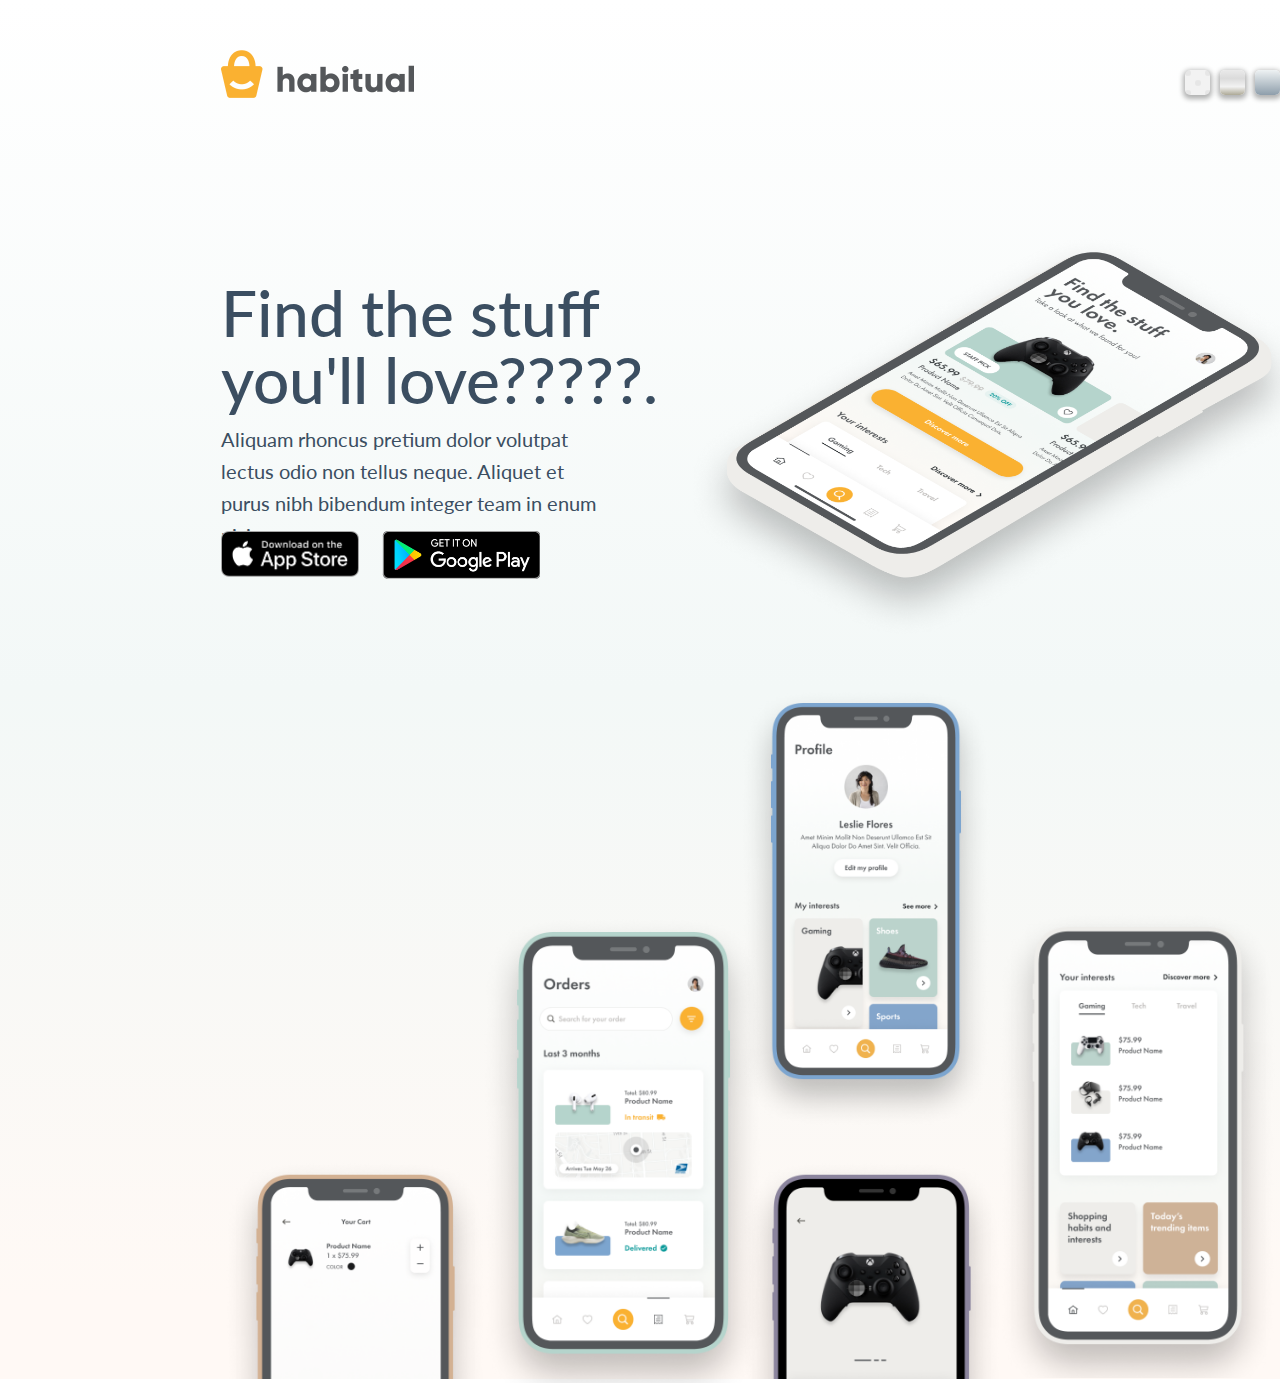
<file: index.html>
<!DOCTYPE html>
<html lang="en">
<head>
    <meta charset="UTF-8">
    <meta name="viewport" content="width=device-width, initial-scale=1.0">
    <title>Splash Page</title>
    <link rel="icon" type="image/png" href="favicon.ico">
    <link rel="stylesheet" href="style.css">
</head>
<body>
    <div class="wrapper">
        <!-- Brand Logo -->
        <img src="./img/habitual-branding.png" alt="Habitual Logo" class="brand-img">
        <!-- Background Toggle -->
        <div class="background-toggles" title="Change Background">
            <div class="background-1" onclick="changeBackground('1')"></div>
            <div class="background-2" onclick="changeBackground('2')"></div>
            <div class="background-3" onclick="changeBackground('3')"></div>
        </div>
        <!-- Title & Text -->
        <div class="text-container">
            <h1 class="title">Find the stuff you'll love?????.</h1>
            <p class="text">Aliquam rhoncus pretium dolor volutpat lectus odio non tellus neque. Aliquet et purus nibh bibendum integer team in enum nisi.</p>
            <div class="app-store-btn">
                <a href="https://www.apple.com/ca/ios/app-store/" target="_blank">
                    <img src="./img/app-store-button.png" alt="App Store">
                </a>
            </div>
            <div class="google-play-btn">
                <a href="https://play.google.com/store?hl=en" target="_blank">
                    <img src="./img/google-play-button.png" alt="Google Play">
                </a>
            </div>
        </div>
        <!-- Main Image-->
        <div class="main-image-container">
            <img src="./img/main-image.png" alt="Landing Page Mockup">
        </div>
        <!-- Images -->
        <img src="./img/profile.png" alt="Profile Mockup" class="profile-img">
        <img src="./img/orders.png" alt="Orders Mockup" class="orders-img">
        <img src="./img/home.png" alt="Home Mockup" class="home-img">
        <img src="./img/cart.png" alt="Cart Mockup" class="cart-img">
        <img src="./img/product.png" alt="Product Mockup" class="product-img">
    </div>
    <!-- Script -->
    <script src="script.js"></script>
</body>
</html>
</file>
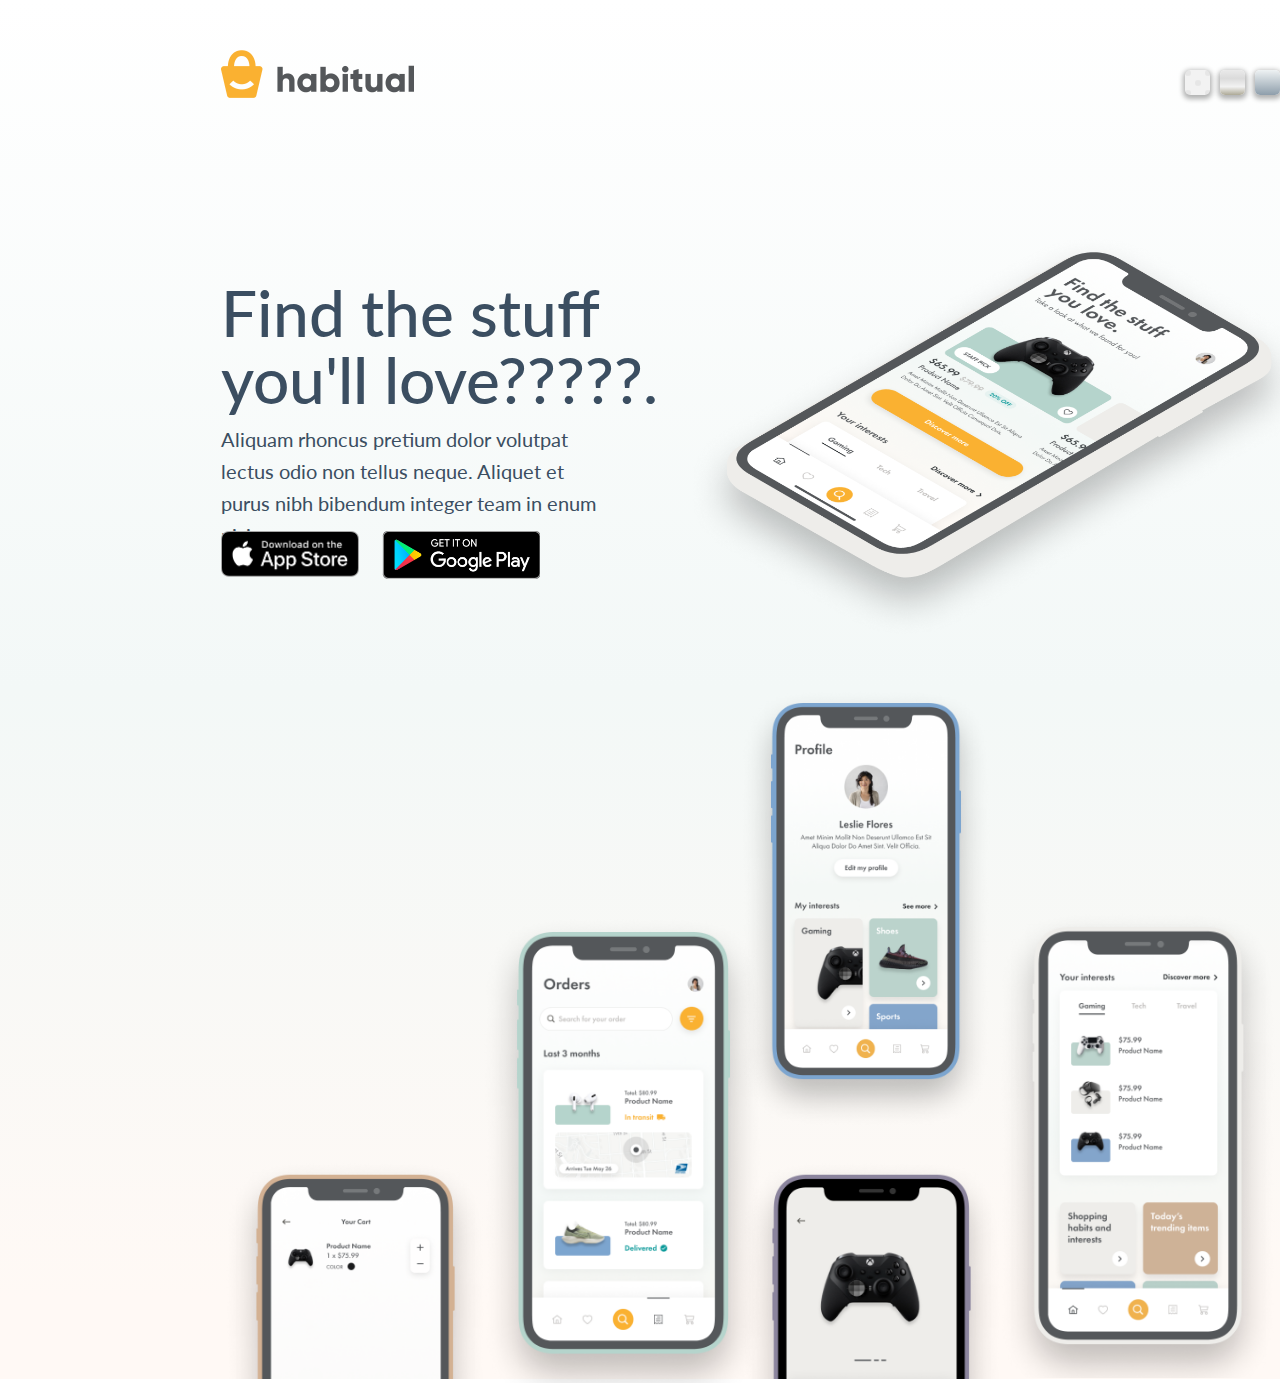
<file: src/index.html>
<!DOCTYPE html>
<html lang="en">
<head>
    <meta charset="UTF-8">
    <meta name="viewport" content="width=device-width, initial-scale=1.0">
    <title>Splash Page</title>
    <link rel="icon" type="image/png" href="favicon.ico">
    <link rel="stylesheet" href="style.css">
</head>
<body>
    <div></div>
    <div class="wrapper">
        <!-- Brand Logo -->
        <img src="./img/habitual-branding.png" alt="Habitual Logo" class="brand-img">
        <!-- Background Toggle -->
        <div class="background-toggles" title="Change Background">
            <div class="background-1" onclick="changeBackground('1')"></div>
            <div class="background-2" onclick="changeBackground('2')"></div>
            <div class="background-3" onclick="changeBackground('3')"></div>
        </div>
        <!-- Title & Text -->
        <div class="text-container">
            <h1 class="title">Find the stuff you'll love?????.</h1>
            <p class="text">Aliquam rhoncus pretium dolor volutpat lectus odio non tellus neque. Aliquet et purus nibh bibendum integer team in enum nisi.</p>
            <div class="app-store-btn">
                <a href="https://www.apple.com/ca/ios/app-store/" target="_blank">
                    <img src="./img/app-store-button.png" alt="App Store">
                </a>
            </div>
            <div class="google-play-btn">
                <a href="https://play.google.com/store?hl=en" target="_blank">
                    <img src="./img/google-play-button.png" alt="Google Play">
                </a>
            </div>
        </div>
        <!-- Main Image-->
        <div class="main-image-container">
            <img src="./img/main-image.png" alt="Landing Page Mockup">
        </div>
        <!-- Images -->
        <img src="./img/profile.png" alt="Profile Mockup" class="profile-img">
        <img src="./img/orders.png" alt="Orders Mockup" class="orders-img">
        <img src="./img/home.png" alt="Home Mockup" class="home-img">
        <img src="./img/cart.png" alt="Cart Mockup" class="cart-img">
        <img src="./img/product.png" alt="Product Mockup" class="product-img">
    </div>
    <!-- Script -->
    <script src="script.js"></script>
</body>
</html>
</file>
<file: style.css>
@import url('https://fonts.googleapis.com/css2?family=Lato&display=swap');

html {
  box-sizing: border-box;
}

body {
  margin: 0;
  overflow-x: hidden;
  font-family: Lato, sans-serif;
  color: #3b4e61;
  background: linear-gradient(to bottom, #FFFFFF 0%, #F3F8F7 49.91%, #FFF9F5 94.19%);
}

.wrapper {
  position: relative;
  width: 1440px;
  height: 1379px;
  margin: auto;
}

.brand-img {
  position: absolute;
  width: 193px;
  height: 47.64px;
  left: 221px;
  top: 50.25px;
}

.title {
  position: absolute;
  width: 458px;
  height: 135px;
  left: 221px;
  top: 236px;
  font-style: normal;
  font-weight: 500;
  font-size: 64px;
  line-height: 67px;
}

.text {
  position: absolute;
  width: 394px;
  height: 96px;
  left: 221px;
  top: 403px;
  font-style: normal;
  font-weight: normal;
  font-size: 20px;
  line-height: 32px;
}

.app-store-btn {
  position: absolute;
  width: 138.44px;
  height: 46.28px;
  left: 221px;
  top: 531px;
}

.app-store-btn img {
  width: 138.44px;
  height: 46.28px;
}

.google-play-btn {
  position: absolute;
  width: 158.19px;
  height: 48.28px;
  left: 381.81px;
  top: 531px;
}

.google-play-btn img {
  width: 158.19px;
  height: 48.28px;
}

.main-image-container {
  position: absolute;
  width: 535.72px;
  height: 309.27px;
  left: 683.28px;
  top: 229.73px;
}

.main-image-container img {
  height: 411.15px;
}

.profile-img {
  position: absolute;
  height: 444px;
  left: 737px;
  right: 479px;
  top: 686px;
}

.orders-img {
  position: absolute;
  height: 470px; /* Had to change to show full box shadow */
  left: 479px;
  right: 737px;
  top: 913px;
}

.home-img {
  position: absolute;
  height: 470px; /* Had to change to show full box shadow */
  left: 995px;
  right: 221px;
  top: 908px;
}

.cart-img {
  position: absolute;
  height: 222px; /* Had to cut in half */
  left: 221px;
  right: 995px;
  top: 1157px;
}

.product-img {
  position: absolute;
  height: 222px; /* Had to cut in half */
  left: 737px;
  right: 479px;
  top: 1157px;
}

/* Background Toggles */
.background-toggles {
  position: absolute;
  right: 150px;
  top: 70px;
  display: flex;
}

.background-toggles > div {
  height: 25px;
  width: 25px;
  border-radius: 5px;
  margin-right: 10px;
  box-shadow: 0 2px 5px 2px rgba(0, 0, 0, 0.3);
  cursor: pointer;
}

/* Background Colors */
.background-1 {
  background-color: #f2f2f2;
  background-image: url("data:image/svg+xml,%3Csvg width='20' height='20' viewBox='0 0 20 20' xmlns='http://www.w3.org/2000/svg'%3E%3Cg fill='%23cacaca' fill-opacity='0.3' fill-rule='evenodd'%3E%3Ccircle cx='3' cy='3' r='3'/%3E%3Ccircle cx='13' cy='13' r='3'/%3E%3C/g%3E%3C/svg%3E");
}

.background-2 {
  /* Zinc */
  background: #ADA996;  /* fallback for old browsers */
  background: -webkit-linear-gradient(to bottom, #EAEAEA, #DBDBDB, #F2F2F2, #ADA996);  /* Chrome 10-25, Safari 5.1-6 */
  background: linear-gradient(to bottom, #EAEAEA, #DBDBDB, #F2F2F2, #ADA996); /* W3C, IE 10+/ Edge, Firefox 16+, Chrome 26+, Opera 12+, Safari 7+ */  
}

.background-3 {
  /* Portrait */
  background: #8e9eab;  /* fallback for old browsers */
  background: -webkit-linear-gradient(to bottom, #eef2f3, #8e9eab);  /* Chrome 10-25, Safari 5.1-6 */
  background: linear-gradient(to bottom, #eef2f3, #8e9eab); /* W3C, IE 10+/ Edge, Firefox 16+, Chrome 26+, Opera 12+, Safari 7+ */  
}
</file>
<file: src/style.css>
@import url('https://fonts.googleapis.com/css2?family=Lato&display=swap');

html {
  box-sizing: border-box;
}

body {
  margin: 0;
  overflow-x: hidden;
  font-family: Lato, sans-serif;
  color: #3b4e61;
  background: linear-gradient(to bottom, #FFFFFF 0%, #F3F8F7 49.91%, #FFF9F5 94.19%);
}


.wrapper {
  position: relative;
  width: 1440px;
  height: 1379px;
  margin: auto;
}

.brand-img {
  position: absolute;
  width: 193px;
  height: 47.64px;
  left: 221px;
  top: 50.25px;
}

.title {
  position: absolute;
  width: 458px;
  height: 135px;
  left: 221px;
  top: 236px;
  font-style: normal;
  font-weight: 500;
  font-size: 64px;
  line-height: 67px;
}

.text {
  position: absolute;
  width: 394px;
  height: 96px;
  left: 221px;
  top: 403px;
  font-style: normal;
  font-weight: normal;
  font-size: 20px;
  line-height: 32px;
}

.app-store-btn {
  position: absolute;
  width: 138.44px;
  height: 46.28px;
  left: 221px;
  top: 531px;
}

.app-store-btn img {
  width: 138.44px;
  height: 46.28px;
}

.google-play-btn {
  position: absolute;
  width: 158.19px;
  height: 48.28px;
  left: 381.81px;
  top: 531px;
}

.google-play-btn img {
  width: 158.19px;
  height: 48.28px;
}

.main-image-container {
  position: absolute;
  width: 535.72px;
  height: 309.27px;
  left: 683.28px;
  top: 229.73px;
}

.main-image-container img {
  height: 411.15px;
}

.profile-img {
  position: absolute;
  height: 444px;
  left: 737px;
  right: 479px;
  top: 686px;
}

.orders-img {
  position: absolute;
  height: 470px; /* Had to change to show full box shadow */
  left: 479px;
  right: 737px;
  top: 913px;
}

.home-img {
  position: absolute;
  height: 470px; /* Had to change to show full box shadow */
  left: 995px;
  right: 221px;
  top: 908px;
}

.cart-img {
  position: absolute;
  height: 222px; /* Had to cut in half */
  left: 221px;
  right: 995px;
  top: 1157px;
}

.product-img {
  position: absolute;
  height: 222px; /* Had to cut in half */
  left: 737px;
  right: 479px;
  top: 1157px;
}

/* Background Toggles */
.background-toggles {
  position: absolute;
  right: 150px;
  top: 70px;
  display: flex;
}

.background-toggles > div {
  height: 25px;
  width: 25px;
  border-radius: 5px;
  margin-right: 10px;
  box-shadow: 0 2px 5px 2px rgba(0, 0, 0, 0.3);
  cursor: pointer;
}

/* Background Colors */
.background-1 {
  background-color: #f2f2f2;
  background-image: url("data:image/svg+xml,%3Csvg width='20' height='20' viewBox='0 0 20 20' xmlns='http://www.w3.org/2000/svg'%3E%3Cg fill='%23cacaca' fill-opacity='0.3' fill-rule='evenodd'%3E%3Ccircle cx='3' cy='3' r='3'/%3E%3Ccircle cx='13' cy='13' r='3'/%3E%3C/g%3E%3C/svg%3E");
}

.background-2 {
  /* Zinc */
  background: #ADA996;  /* fallback for old browsers */
  background: -webkit-linear-gradient(to bottom, #EAEAEA, #DBDBDB, #F2F2F2, #ADA996);  /* Chrome 10-25, Safari 5.1-6 */
  background: linear-gradient(to bottom, #EAEAEA, #DBDBDB, #F2F2F2, #ADA996); /* W3C, IE 10+/ Edge, Firefox 16+, Chrome 26+, Opera 12+, Safari 7+ */  
}

.background-3 {
  /* Portrait */
  background: #8e9eab;  /* fallback for old browsers */
  background: -webkit-linear-gradient(to bottom, #eef2f3, #8e9eab);  /* Chrome 10-25, Safari 5.1-6 */
  background: linear-gradient(to bottom, #eef2f3, #8e9eab); /* W3C, IE 10+/ Edge, Firefox 16+, Chrome 26+, Opera 12+, Safari 7+ */  
}
</file>
